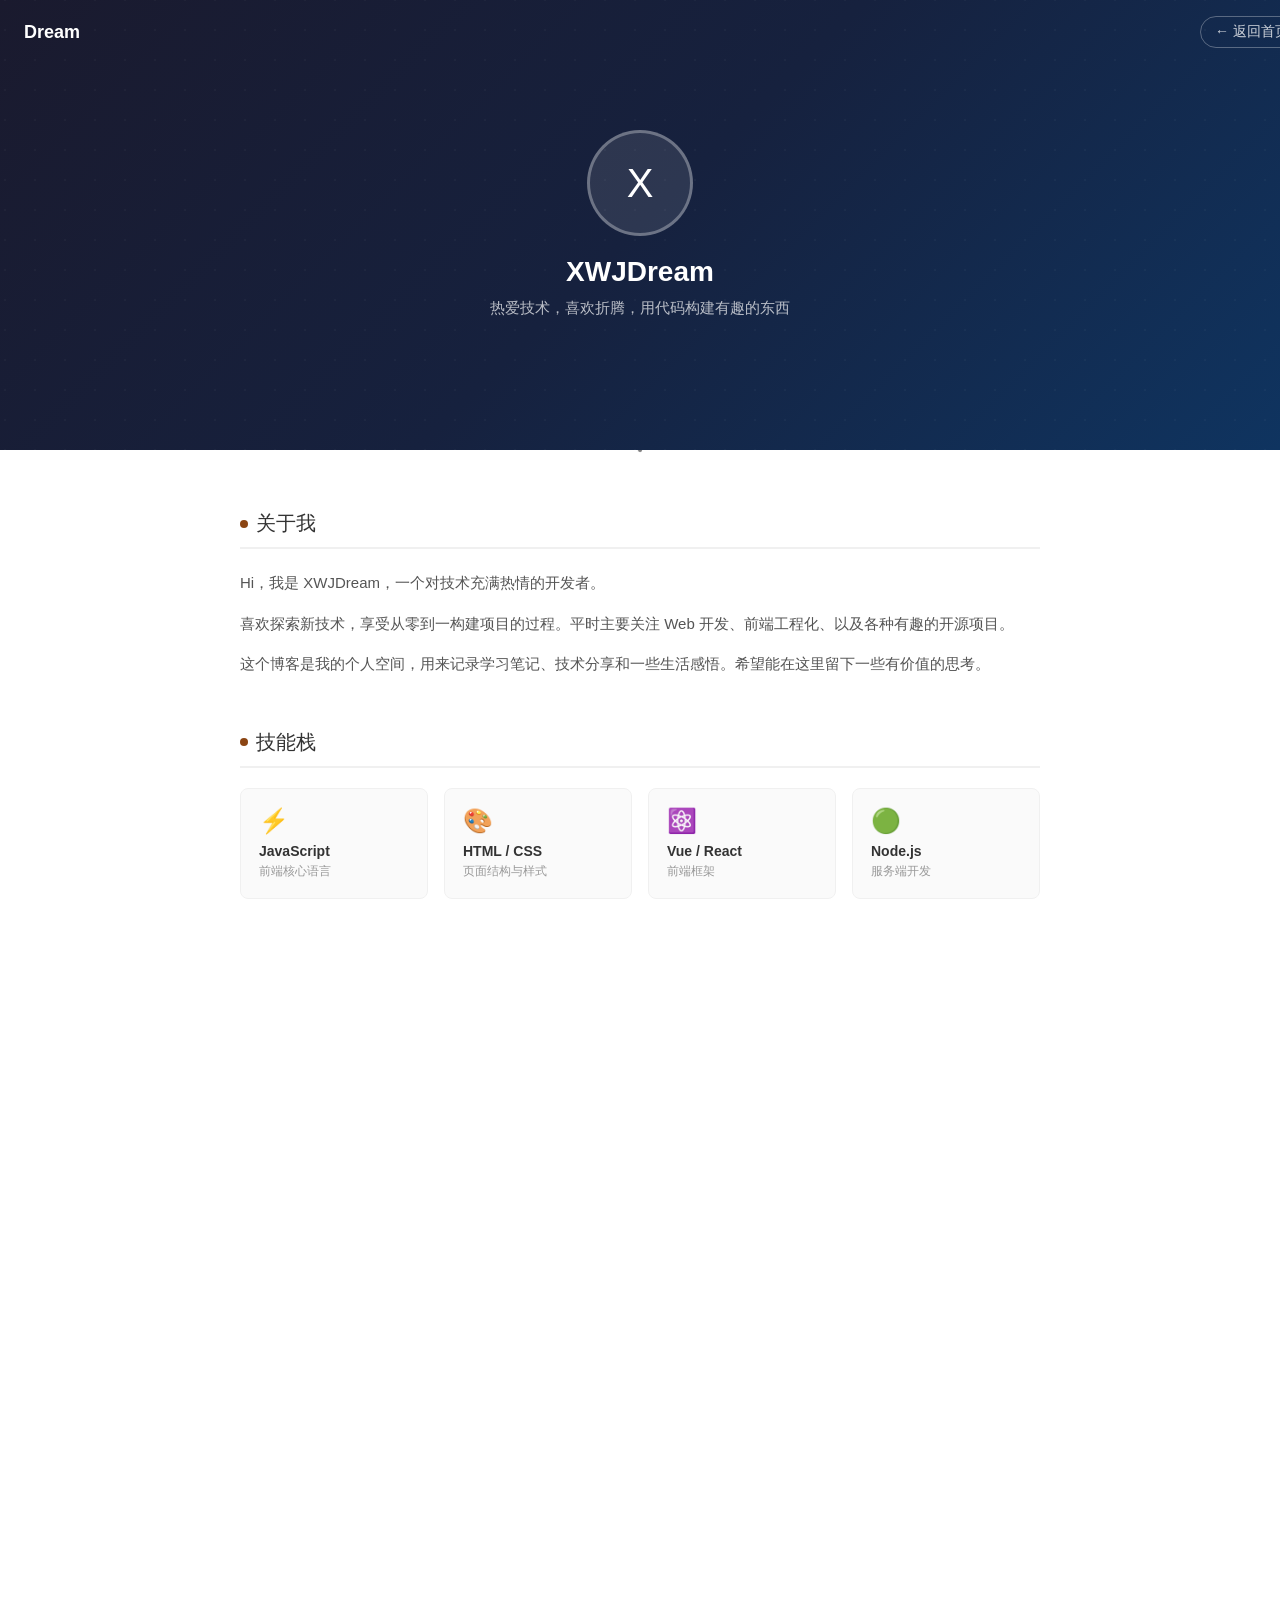
<file: about/index.html>
<!DOCTYPE html>
<html lang="zh-CN" class="loading">
<head>
    <meta charset="UTF-8" />
    <meta http-equiv="X-UA-Compatible" content="IE=edge,chrome=1" />
    <meta name="viewport" content="width=device-width, minimum-scale=1.0, maximum-scale=1.0, user-scalable=no">
    <title>关于 - Dream</title>
    <meta name="apple-mobile-web-app-capable" content="yes" />
    <meta name="apple-mobile-web-app-status-bar-style" content="black-translucent">
    <meta name="keywords" content="XWJDream,关于,About">
    <meta name="author" content="XWJDream">
    <link rel="icon" href="/img/favicon.png">
    <link rel="stylesheet" href="/css/diaspora.css">
    <style>
        .about-hero {
            min-height: 50vh;
            display: flex;
            align-items: center;
            justify-content: center;
            background: linear-gradient(135deg, #1a1a2e 0%, #16213e 50%, #0f3460 100%);
            position: relative;
            overflow: hidden;
        }
        .about-hero::before {
            content: '';
            position: absolute;
            top: -50%;
            left: -50%;
            width: 200%;
            height: 200%;
            background: radial-gradient(circle, rgba(255,255,255,.03) 1px, transparent 1px);
            background-size: 30px 30px;
            animation: heroFloat 20s linear infinite;
        }
        @keyframes heroFloat {
            0% { transform: translate(0, 0); }
            100% { transform: translate(30px, 30px); }
        }
        .about-hero-content {
            text-align: center;
            color: #fff;
            z-index: 1;
            padding: 40px 20px;
        }
        .about-avatar {
            width: 100px;
            height: 100px;
            border-radius: 50%;
            border: 3px solid rgba(255,255,255,.3);
            margin: 0 auto 20px;
            display: flex;
            align-items: center;
            justify-content: center;
            background: rgba(255,255,255,.1);
            font-size: 40px;
            color: #fff;
        }
        .about-hero h1 {
            font-size: 28px;
            font-weight: 600;
            margin-bottom: 8px;
        }
        .about-hero p {
            font-size: 15px;
            color: rgba(255,255,255,.7);
            max-width: 500px;
            margin: 0 auto;
            line-height: 1.6;
        }
        .about-container {
            max-width: 800px;
            margin: 0 auto;
            padding: 60px 20px 80px;
        }
        .about-section {
            margin-bottom: 50px;
            opacity: 0;
            transform: translateY(30px);
            animation: aboutFadeIn .6s ease forwards;
        }
        .about-section:nth-child(2) { animation-delay: .15s; }
        .about-section:nth-child(3) { animation-delay: .3s; }
        .about-section:nth-child(4) { animation-delay: .45s; }
        @keyframes aboutFadeIn {
            to { opacity: 1; transform: translateY(0); }
        }
        .about-section h2 {
            font-size: 20px;
            color: #333;
            margin-bottom: 20px;
            padding-bottom: 10px;
            border-bottom: 2px solid #f0f0f0;
            display: flex;
            align-items: center;
            gap: 8px;
        }
        .about-section h2 .dot {
            width: 8px;
            height: 8px;
            border-radius: 50%;
            background: #8b4513;
            display: inline-block;
        }
        .about-intro {
            font-size: 15px;
            color: #555;
            line-height: 1.9;
        }
        .about-intro p {
            margin-bottom: 12px;
        }
        .skills-grid {
            display: grid;
            grid-template-columns: repeat(auto-fill, minmax(180px, 1fr));
            gap: 16px;
        }
        .skill-card {
            padding: 18px;
            background: #fafafa;
            border-radius: 8px;
            border: 1px solid #f0f0f0;
            transition: all .3s ease;
        }
        .skill-card:hover {
            transform: translateY(-3px);
            box-shadow: 0 8px 24px rgba(0,0,0,.08);
            border-color: #e0e0e0;
        }
        .skill-icon {
            font-size: 24px;
            margin-bottom: 8px;
        }
        .skill-name {
            font-size: 14px;
            font-weight: 600;
            color: #333;
            margin-bottom: 4px;
        }
        .skill-desc {
            font-size: 12px;
            color: #999;
        }
        .contact-list {
            list-style: none;
            padding: 0;
        }
        .contact-item {
            display: flex;
            align-items: center;
            gap: 14px;
            padding: 14px 0;
            border-bottom: 1px solid #f5f5f5;
        }
        .contact-item:last-child { border-bottom: none; }
        .contact-icon {
            width: 40px;
            height: 40px;
            border-radius: 10px;
            background: #f5f5f5;
            display: flex;
            align-items: center;
            justify-content: center;
            font-size: 18px;
            flex-shrink: 0;
        }
        .contact-label {
            font-size: 13px;
            color: #999;
        }
        .contact-value {
            font-size: 15px;
            color: #333;
        }
        .contact-value a {
            color: #333;
            text-decoration: none;
            transition: color .2s;
        }
        .contact-value a:hover {
            color: #8b4513;
        }
        .about-footer {
            text-align: center;
            padding: 30px 20px;
            border-top: 1px solid #f0f0f0;
        }
        .about-footer a {
            color: #8b4513;
            text-decoration: none;
            font-size: 14px;
            transition: opacity .2s;
        }
        .about-footer a:hover { opacity: .7; }
        .about-header {
            position: fixed;
            top: 0;
            left: 0;
            width: 100%;
            z-index: 50;
            padding: 16px 24px;
            display: flex;
            justify-content: space-between;
            align-items: center;
            transition: background .3s;
        }
        .about-header.scrolled {
            background: rgba(255,255,255,.95);
            box-shadow: 0 1px 8px rgba(0,0,0,.06);
        }
        .about-header .logo {
            font-size: 18px;
            font-weight: 700;
            color: #fff;
            text-decoration: none;
            transition: color .3s;
        }
        .about-header.scrolled .logo { color: #333; }
        .about-header .back {
            font-size: 14px;
            color: rgba(255,255,255,.8);
            text-decoration: none;
            padding: 6px 14px;
            border-radius: 20px;
            border: 1px solid rgba(255,255,255,.3);
            transition: all .3s;
        }
        .about-header.scrolled .back {
            color: #666;
            border-color: #ddd;
        }
        .about-header .back:hover {
            background: rgba(255,255,255,.15);
        }
        .about-header.scrolled .back:hover {
            background: #f5f5f5;
        }
        @media screen and (max-width: 600px) {
            .about-hero { min-height: 45vh; }
            .about-hero h1 { font-size: 22px; }
            .about-container { padding: 40px 16px 60px; }
            .skills-grid { grid-template-columns: repeat(2, 1fr); gap: 12px; }
            .skill-card { padding: 14px; }
        }
        @media screen and (max-width: 400px) {
            .skills-grid { grid-template-columns: 1fr; }
        }
    </style>
</head>
<body class="loading">
    <div class="about-header" id="aboutHeader">
        <a class="logo" href="/">Dream</a>
        <a class="back" href="/">← 返回首页</a>
    </div>

    <div class="about-hero">
        <div class="about-hero-content">
            <div class="about-avatar">X</div>
            <h1>XWJDream</h1>
            <p>热爱技术，喜欢折腾，用代码构建有趣的东西</p>
        </div>
    </div>

    <div class="about-container">
        <div class="about-section">
            <h2><span class="dot"></span>关于我</h2>
            <div class="about-intro">
                <p>Hi，我是 XWJDream，一个对技术充满热情的开发者。</p>
                <p>喜欢探索新技术，享受从零到一构建项目的过程。平时主要关注 Web 开发、前端工程化、以及各种有趣的开源项目。</p>
                <p>这个博客是我的个人空间，用来记录学习笔记、技术分享和一些生活感悟。希望能在这里留下一些有价值的思考。</p>
            </div>
        </div>

        <div class="about-section">
            <h2><span class="dot"></span>技能栈</h2>
            <div class="skills-grid">
                <div class="skill-card">
                    <div class="skill-icon">⚡</div>
                    <div class="skill-name">JavaScript</div>
                    <div class="skill-desc">前端核心语言</div>
                </div>
                <div class="skill-card">
                    <div class="skill-icon">🎨</div>
                    <div class="skill-name">HTML / CSS</div>
                    <div class="skill-desc">页面结构与样式</div>
                </div>
                <div class="skill-card">
                    <div class="skill-icon">⚛️</div>
                    <div class="skill-name">Vue / React</div>
                    <div class="skill-desc">前端框架</div>
                </div>
                <div class="skill-card">
                    <div class="skill-icon">🟢</div>
                    <div class="skill-name">Node.js</div>
                    <div class="skill-desc">服务端开发</div>
                </div>
                <div class="skill-card">
                    <div class="skill-icon">🐍</div>
                    <div class="skill-name">Python</div>
                    <div class="skill-desc">脚本与自动化</div>
                </div>
                <div class="skill-card">
                    <div class="skill-icon">🔧</div>
                    <div class="skill-name">Git / GitHub</div>
                    <div class="skill-desc">版本控制与协作</div>
                </div>
                <div class="skill-card">
                    <div class="skill-icon">🐳</div>
                    <div class="skill-name">Docker</div>
                    <div class="skill-desc">容器化部署</div>
                </div>
                <div class="skill-card">
                    <div class="skill-icon">🗃️</div>
                    <div class="skill-name">MySQL / Redis</div>
                    <div class="skill-desc">数据库</div>
                </div>
            </div>
        </div>

        <div class="about-section">
            <h2><span class="dot"></span>联系方式</h2>
            <ul class="contact-list">
                <li class="contact-item">
                    <div class="contact-icon">📧</div>
                    <div>
                        <div class="contact-label">Email</div>
                        <div class="contact-value"><a href="mailto:x15256722895@163.com">x15256722895@163.com</a></div>
                    </div>
                </li>
                <li class="contact-item">
                    <div class="contact-icon">🐙</div>
                    <div>
                        <div class="contact-label">GitHub</div>
                        <div class="contact-value"><a href="https://github.com/XWJDream" target="_blank" rel="noopener">github.com/XWJDream</a></div>
                    </div>
                </li>
            </ul>
        </div>

        <div class="about-section">
            <h2><span class="dot"></span>关于本站</h2>
            <div class="about-intro">
                <p>本博客基于 <a href="https://hexo.io/" target="_blank" rel="noopener" style="color:#8b4513;">Hexo</a> 构建，使用 <a href="https://github.com/Fechin/hexo-theme-diaspora" target="_blank" rel="noopener" style="color:#8b4513;">Diaspora</a> 主题。</p>
                <p>托管于 <a href="https://pages.github.com/" target="_blank" rel="noopener" style="color:#8b4513;">GitHub Pages</a>，持续更新中。</p>
            </div>
        </div>
    </div>

    <div class="about-footer">
        <a href="/">← 返回首页</a>
    </div>

    <script>
        // Header scroll effect
        var header = document.getElementById('aboutHeader');
        window.addEventListener('scroll', function() {
            if (window.scrollY > 100) {
                header.classList.add('scrolled');
            } else {
                header.classList.remove('scrolled');
            }
        });
    </script>
</body>
</html>
</file>
<file: css/diaspora.css>
body,div,h1,h2,h3,h4,h5,p,ul,li {margin:0;padding:0;font-weight:normal;list-style:none;}
html {-webkit-text-size-adjust:100%;}
html,body {-webkit-tap-highlight-color:rgba(0,0,0,0);-webkit-font-smoothing:antialiased;background:#fff;}
body {font-family:'PingFang SC','Hiragino Sans GB','Microsoft Yahei','WenQuanYi Micro Hei',sans-serif;font-size:14px;position:relative;overflow-x:hidden;}
body:before {background:grey;position:absolute;content:'';display:block;width:14px;height:14px;left:50%;top:50%;margin-left:-7px;margin-top:-7px;border-radius:50%;-webkit-border-radius:50%;-moz-border-radius:50%;-webkit-animation:loading 2s ease-out forwards infinite;-moz-animation:loading 2s ease-out forwards infinite;display:none;}
body.loading:before {display:block;}
@-webkit-keyframes loading {
  0% {-webkit-transform:scale(0.3);}
  50% {-webkit-transform:scale(1.0);}
  100% {-webkit-transform:scale(0.3);}
}
@-moz-keyframes loading {
  0% {-moz-transform:scale(0.3);}
  50% {-moz-transform:scale(1.0);}
  100% {-moz-transform:scale(0.3);}
}
body.loading #container,body.loading #single,body.loading .nav {opacity:0;}
html.loading,body.loading {height:100%;overflow:hidden;}
a,a:hover {text-decoration:none;}
img {display:block;max-width:100%;height:auto;}
audio {display:none;visibility:hidden;opacity:0;width:0;height:0;}
#screen {position:relative;}
#mark {width:100%;height:560px;overflow:hidden;}
.layer {position:relative;}
#cover {position:absolute;max-width:none;}
#header {position:absolute;top:70px;width:100%;}
#header > div {margin:0 60px;position:relative;}
.icon-menu {font-size:20px;padding:6px 6px 5px;border-radius:2px;cursor:pointer;position:absolute;z-index:4;right:0;top:0;margin-top:-3px;background:rgba(255,255,255,.9);}
.icon-search {font-size:20px;padding:6px 6px 5px;border-radius:2px;cursor:pointer;position:absolute;z-index:4;right:40px;top:0;margin-top:-3px;background:rgba(255,255,255,.9);}
.image-logo {z-index:4;position:relative;display:inline-block;-webkit-background-size:75px 32px;-moz-background-size:75px 32px;background-size:75px 32px;background-repeat:no-repeat;background-position:center center;-webkit-mask-box-image:url("/img/logo.png");background-color:white;width:75px;height:32px;mask-image:url("/img/logo.png");mask-size:contain;transition: background-color 0.5s ease-in-out;}
body.mu .image-logo {background-color:black;}
#vibrant {position:absolute;top:0;left:0;width:100%;height:100%;}
#vibrant div {position:absolute;top:0;left:0;width:100%;height:100%;opacity:0;background-color:#000;}
#post0 {width:28%;position:absolute;top:42%;left:10%;}
#post0 p:first-child {color:#fff;font-size:12px;}
#post0 h2 {font-size:28px;margin-top:15px;}
#post0 h2 a {color:#fff;}
#post0 h2 + p {color:#fff;font-size:14px;margin-top:30px;}
.post {margin:100px auto 0;width:1200px;position:relative;}
.post > a {display:inline-block;width:680px;height:440px;overflow:hidden;position:relative;z-index:3;}
.else {position:absolute;background:#fff;text-align:left;top:20px;height:398px;width:498px;border:1px solid #eaeaea;}
.post:nth-child(odd) {text-align:left;}
.post:nth-child(even) {text-align:right;}
.post:nth-child(odd) .else {left:660px;}
.post:nth-child(even) .else {right:660px;}
.else p:first-child {color:#999;font-size:12px;margin:80px 0 0 80px;}
.else h3 {font-size:30px;line-height:1.1;margin:10px 100px 0 80px;}
.else h3 a {color:#333;}
.else h3 + p {color:#555;margin:10px 100px 0 80px;font-size:14px;line-height:1.8;}
.here {position:absolute;left:80px;bottom:80px;color:#999;font-size:13px;}
.here span {display:inline-block;vertical-align:middle;margin-right:10px;font-family:"icomoon","Hiragino Sans GB","Hiragino Sans GB W3","Microsoft YaHei","WenQuanYi Micro Hei",sans-serif;}
.here span:before {display:inline-block;vertical-align:top;margin-right:7px;font-size:16px;}
.here a {display:inline-block;cursor:default;}
#pager {text-align:center;margin:70px 0 0;position:relative;}
#pager a {font-size:14px;letter-spacing:5px;color:#666;border:1px solid #dadada;padding:10px 40px;background:#fff;}
#loader {display:none;position:fixed;top:0;width:100%;height:3px;z-index:100;background-image:-webkit-linear-gradient(left,#F16F5C 0%,#F16F5C 12.5%,#5B56DD 12.5%,#5B56DD 25%,#E15CED 25%,#E15CED 37.5%,#27E559 37.5%,#27E559 50%,#18C8C9 50%,#18C8C9 62.5%,#DC8987 62.5%,#DC8987 75%,#BB83D6 75%,#BB83D6 87.5%,#E774BD 87.5%,#E774BD 100%);background-image:-moz-linear-gradient(left,#F16F5C 0%,#F16F5C 12.5%,#5B56DD 12.5%,#5B56DD 25%,#E15CED 25%,#E15CED 37.5%,#27E559 37.5%,#27E559 50%,#18C8C9 50%,#18C8C9 62.5%,#DC8987 62.5%,#DC8987 75%,#BB83D6 75%,#BB83D6 87.5%,#E774BD 87.5%,#E774BD 100%);}
#top {height:50px;text-align:center;border-bottom:1px solid #f7f7f7;background:#fefefe;width:100%;position:fixed;top:0;z-index:10;display:none;}
body.touch #top {position:relative;}
.icon-icon {color:#333;font-size:20px;position:absolute;left:14px;top:16px;}
.image-icon {-webkit-background-size:24px 24px;-moz-background-size:24px 24px;background-size:24px 24px;background-position:center center;background-repeat:no-repeat;width:24px;height:24px;position:absolute;left:14px;top:15px;color:#333;}
.image-icon:hover {color:black;}
.subtitle {color:#666;font-size:14px;margin-top:16px;display:none;}
.icon-play,.icon-pause,.icon-images {position:absolute;left:70px;color:#666;top:17px;font-size:18px;cursor:pointer;}
.icon-images {left:100px;}
.icon-images.active {color:#EF6D57;}
#top .count {display:none;}
.social {position:absolute;right:0;height:30px;top:12px;}
.share a {display:inline-block;color:#666;margin-right:15px;}
.share a:hover {color:#333;}
.share {position:relative;}
.social > div {display:inline-block;font-size:20px;color:#666;cursor:pointer;margin-left:15px;}
#qr {z-index:10;display:none;position:absolute;background:#fff;padding:16px;border:1px solid #f7f7f7;right:10px;top:50px;}
.bar {position:absolute;height:100%;background:rgba(0,0,0,.07);z-index:-1;width:0;-webkit-transition:width .5s ease;-moz-transition:width .5s ease;transition:width .5s ease;}
.scrollbar {position:absolute;height:2px;width:10px;top:0;background-color:#50bcb6;-webkit-transition:width .5s ease;-moz-transition:width .5s ease;transition:width .5s ease;}
body.touch .scrollbar {display:none;}
.nav {position:fixed;height:100%;width:100%;background:rgba(255,255,255,.97);z-index:3;top:-100%;-webkit-transition:top 0.3s cubic-bezier(0.4,0,0.2,1);-moz-transition:top 0.3s cubic-bezier(0.4,0,0.2,1);transition:top 0.3s cubic-bezier(0.4,0,0.2,1);}
body.mu {overflow:hidden;height:100%;}
html.mu {height:100%;}
body.mu .icon-menu {color:#333;background: none;}
body.mu .icon-search {color:#333;background: none;}
body.mu .icon-menu:before {content:"\e689";}
body.mu .nav {top:0;}
body.mu .icon-logo {color:#333;}
.menu {text-align:center;margin-top:200px;}
.menu ul {display: -webkit-box;display: -ms-flexbox;display: flex;-webkit-box-pack: center;-ms-flex-pack: center;justify-content: center;-ms-flex-wrap: wrap;flex-wrap: wrap;list-style-type: none;padding: 0;}
.menu li {font-size:18px;display:inline-block;margin:0 2px 2px 0;}
.menu li:not(:last-child) {margin-right: 5px;}
.menu a {display: block;font-size: 20px;color: #666;text-decoration: none;padding: 5px;margin: auto 10px;border-bottom: .1em solid transparent;}
.menu a:hover {color:#333; border-bottom: .1em solid #9e1900; padding-bottom: .15em; transition: 150ms ease-in-out;}
.nav p {color:#999;font-size:12px;position:absolute;width:100%;text-align:center;bottom:30px;}
.nav p a {color:#999;text-decoration:underline;}
.nav p:first-letter {font-family:sans-serif;}
.nav .hitokoto {text-align:center;font-size: 16px;margin: 10% auto 10px;padding: 10px 20px 10px;color: darkgray;max-width:800;}
.nav .footerlinks {font-size: 45px; margin: 20px 1px 30px;padding: 10px 1px 10px;}
.nav .footerlinks a {font-size: 35px; text-decoration:none;}
.nav .footerlinks a:hover { color: #737373;}/* 鼠标移动到链接上 */

.set {display:block;max-width:768px;margin:0 auto 30px;line-height:2;padding-left:30px}
.set h3 {font-size:22px;font-weight:500;margin:15px 0 20px}
.set a {display:inline-block;position:relative;color:#424242;padding:5px 5px;}
.set a::before {content:"";position:absolute;width:0;right:0;bottom:0;height:2px;background:#2196F3}
.set a:hover {color:#2196F3!important}
.set .category-list-item,.set .tag-list-item {display:inline-block;font-size:17px;text-align:left}
.set .category-list-item .category-list-count,.set .category-list-item .tag-list-count,.set .tag-list-item .category-list-count,.set .tag-list-item .tag-list-count {color:#9E9E9E;font-style:normal}
.set .category-list-item .category-list-count::before,.set .category-list-item .tag-list-count::before,.set .tag-list-item .category-list-count::before,.set .tag-list-item .tag-list-count::before {content:"["}
.set .category-list-item .category-list-count::after,.set .category-list-item .tag-list-count::after,.set .tag-list-item .category-list-count::after,.set .tag-list-item .tag-list-count::after {content:"]"}
.set .category-list-item {width:30%;margin:5px 0}@media screen and (max-width:768px) {.set .category-list-item {width:100%}}
.set .tag-list-item {margin:10px 20px}
.set .search .search-input {width: 100%;height: 42px;background: transparent;border: 0px;border-bottom:2px solid #6558BC;font-size:20px;padding-top: 20px;}
.set .search .search-input[type=text]:focus{outline: none;border: 0px;border-bottom:2px solid #6558BC;}
.set .search .local-search-result {margin-top:30px;}
.set .search .search-result-list {padding:0;margin: 0;}
.set .search .search-result-title {font-size:23px;}
.set .search .search-result {}
.set .search .search-keyword {background:yellow;padding:2px auto 2px;}
.set .search li {list-style: none; margin: 0;border-bottom:1px dashed #E3E3E3;}
.timeline {display:block;max-width:768px;margin:30px auto 40px;padding-left:30px;border-left:3px solid #B0BEC5}
.timeline .timeline-title::before,.timeline .timeline-subtitle::before,.timeline .timeline-item::before {position:absolute;top:50%;transform:translateY(-50%);border-style:solid;border-color:#B0BEC5;border-radius:50%;background:white;content:"";transition:all .3s ease}
.timeline-title,.timeline-subtitle,.timeline-item {position:relative;margin-bottom:25px;line-height:32px}
.timeline-title:hover::before,.timeline-subtitle:hover::before,.timeline-item:hover::before {border-color:#2196F3}
.timeline-title:hover a,.timeline-subtitle:hover a,.timeline-item:hover a {color:#2196F3}
.timeline-title {font-size:28px}
.timeline-title::before {width:12px;height:12px;border-width:4px;left:-42px}
.timeline-subtitle {font-weight:400;font-size:22px}
.timeline-subtitle::before {width:11px;height:11px;border-width:3px;left:-40px}
.timeline-item {font-family:-apple-system,BlinkMacSystemFont,Segoe UI,Roboto,Oxygen,Ubuntu,Cantarell,Fira Sans,Droid Sans,Helvetica Neue,sans-serif;position:relative;padding-left:100px}
.timeline-item time {position:absolute;left:0;top:50%;transform:translateY(-50%);display:inline-block;font-weight:300;color:#616161;width:100px}
.timeline-item a {color:#212121;font-weight:400;transition:all .3s ease}
.timeline-item::before {width:9px;height:9px;border-width:2px;left:-38px}
#container {padding-bottom:100px;overflow:hidden;position:relative;}
#container:before {content:'';display:block;width:1px;height:200%;position:absolute;left:50%;background:#eaeaea;top:-50%;z-index:0;}
#primary {position:relative;}
#single {background:#fff;position:relative;overflow-x:hidden;}
.section {position:relative;width:100%;overflow:hidden;-webkit-transition:all 0.3s cubic-bezier(0.25,0.5,0.5,0.9);-moz-transition:all 0.3s cubic-bezier(0.25,0.5,0.5,0.9);transition:all 0.3s cubic-bezier(0.25,0.5,0.5,0.9);}
body.touch,body.touch .article {margin-top:0;}
.zoom:before {opacity:0;color:#fff;font-size:20px;display:block;z-index:3;left:50%;top:70%;padding:5px;margin-top:-15px;margin-left:-15px;position:absolute;background:rgba(0,0,0,.7);-webkit-transition:all 0.3s cubic-bezier(0.25,0.5,0.5,0.9);-moz-transition:all 0.3s cubic-bezier(0.25,0.5,0.5,0.9);transition:all 0.3s cubic-bezier(0.25,0.5,0.5,0.9);}
.zoom:hover:before {opacity:1;top:50%;}
.touch .zoom:hover:before {opacity:0;}
.icon-arrow-left:before {content:'\e606';position:absolute;left:0;top:50%;margin-top:-30px;color:#666;}
.icon-arrow-right:before {content:'\e605';position:absolute;right:0;top:50%;margin-top:-30px;color:#666;}
h1.title {font-size:30px;color:#333;line-height:1.3;position:relative;font-weight:bold;}
.page .content:before {display:none;}
.stuff {margin-top:20px;color:#666;font-size:13px;}
.stuff span {display:inline-block;margin-right:20px;}
.stuff .likeThis {pointer-events:none;}
.stuff .icon-like {display:none;}
.stuff .count {color:#666;}
.comment {margin:50px auto;}
.comment.link,.downloadlink {cursor:pointer;letter-spacing:5px;border:1px solid #dadada;width:170px;text-align:center;color:#666;font-size:14px;padding:10px 0;}
.comment .gt-comments-null{display:none;}
.comment .gt-header-textarea{border-radius:0;background: white;}
.comment .gt-popup{margin-top:8px;}
.comment .gt-counts a{color:black;border-bottom:0;pointer-events:none;}
.comment .gt-avatar-github{display:none;}
.comment .gt-header-avatar{display:none;}
.comment .gt-header-comment{margin-left: 0;!important;}
.comment .gt-header-preview{border-radius:0;}
.comment .gt-btn-public{border-radius:0;}
.comment .gt-btn-preview{border-radius:0;}
.comment .gt-btn-login{border-radius:0;}
.comment .gt-ico-tip{display:none;}
.comment .gt-btn-public .gt-btn-text:after{content:"（Cmd | Ctrl  + Enter）";}
.comment .gt-meta{margin:0; border:0;}
#preview {position:fixed;top:0;width:100%;height:100%;z-index:5;background:#fff;left:100%;-moz-transition:all 0.3s cubic-bezier(0,0,0.2,1);-webkit-transition:all 0.3s cubic-bezier(0,0,0.2,1);transition:all 0.3s cubic-bezier(0,0,0.2,1);overflow-y:scroll;}
#preview.show {left:0;}
#preview + canvas {display:none;}
.article {width:70%;margin:0 auto;margin-top:50px;display:-webkit-flex;display:flex;-webkit-align-items:center;align-items:center;-webkit-justify-content:flex-start;justify-content:flex-start;}
.article > div {width:100%;padding:30px 0;margin:0 auto;}
.article .main {width:700px;}
.article .side {align-self:flex-start;flex:0 0 220px;}
.article .toc {width:200px;height:100%;/*position:fixed;*/top:60px;right:100px;padding:1em;line-height:2.3;overflow-y:auto;}
.article .toc .toc-item:hover {font-weight:900;}
.article .toc li a {display:inline-block;color:#737373;text-decoration:none;transition:color,padding 0.2s ease-in-out;}
.article .toc li a:hover {padding-left:8px;border-left:3px solid black;}
.page .main{padding:0px;}

/* Icon font style */
@font-face{font-family:"iconfont";src:url(//at.alicdn.com/t/font_1679264_tle9h9614mq.eot?t=1583722241347);src:url(//at.alicdn.com/t/font_1679264_tle9h9614mq.eot?t=1583722241347#iefix) format("embedded-opentype"),url([data-uri]) format("woff2"),url(//at.alicdn.com/t/font_1679264_tle9h9614mq.woff?t=1583722241347) format("woff"),url(//at.alicdn.com/t/font_1679264_tle9h9614mq.ttf?t=1583722241347) format("truetype"),url(//at.alicdn.com/t/font_1679264_tle9h9614mq.svg?t=1583722241347#iconfont) format("svg")}
.iconfont{font-family:"iconfont"!important;font-size:22px;font-style:normal;-webkit-font-smoothing:antialiased;-moz-osx-font-smoothing:grayscale}
.icon-close:before{content:"\e689"}
.icon-play:before{content:"\e65d"}
.icon-menu:before{content:"\e623"}
.icon-home:before{content:"\e612"}
/*.icon-facebook:before{content:"\e632"}*/
/*.icon-twitter:before{content:"\e659"}*/
/*.icon-github:before{content:"\e64a"}*/
.icon-pause:before{content:"\e64c"}
.icon-scan:before{content:"\e600"}
.icon-search:before{content:"\e601"}
/*.icon-email:before{content:"\e62d"}*/
.icon-like:before{content:"\e602"}
/*.icon-wechat:before{content:"\e603"}*/
.icon-left:before{content:"\e604"}

@font-face {
  font-family: "iconfont"; /* Project id 2609542 */
  src: url('//at.alicdn.com/t/font_2609542_9phvm77zuvw.woff2?t=1623581069201') format('woff2'),
       url('//at.alicdn.com/t/font_2609542_9phvm77zuvw.woff?t=1623581069201') format('woff'),
       url('//at.alicdn.com/t/font_2609542_9phvm77zuvw.ttf?t=1623581069201') format('truetype');
}

.iconfont {
  font-family: "iconfont" !important;
  font-size: 22px;
  font-style: normal;
  -webkit-font-smoothing: antialiased;
  -moz-osx-font-smoothing: grayscale;
}

.icon-github:before {
  content: "\e7d1";
}

.icon-email:before {
  content: "\e6da";
}

.icon-wechat:before {
  content: "\e7e3";
}

.icon-twitter:before {
  content: "\e7e2";
}


/* tags style  */
.post-tags-list {margin-top:10px;display:table;}
.post-tags-list-item {float:left;margin-right:10px;background:rgba(102,128,153,0.075);border-radius:0;padding:2px 5px;}
.post-tags-list-link {color:rgba(44,63,81,0.5);}

/* Post or Page content style */
.content {margin-top:50px;font-size:15px;line-height:2;color:#232323;}
.content h1 {font-size:39px}
.content h2 {font-size:32px}
.content h3 {font-size:26px}
.content h4 {font-size:19px}
.content h5 {font-size:15px}
.content h6 {font-size:13px}
.content strong {font-weight:500;}
.content a {background:transparent;color:#1980e6;text-decoration:none;}
.content a:hover {color:#518dca;}
.content hr {margin-top:21px;margin-bottom:21px;border:0;border-top:1px solid rgba(102,128,153,0.1)}
.content p {margin:0 0 .8em;}
.content ul,.content ol {margin:10px 0;padding-left:20px;}
.content ul li {list-style:disc;margin:5px 0;}
.content ol li {list-style:decimal;margin:5px 0;}
.content > h1,.content > h2,.content > h3,.content > h4,.content > h5,.content > h6 {margin-top:2rem;margin-bottom:0.8rem;color:#000;}
.content > h1:first-child,.content > h2:first-child,.content > h3:first-child,.content > h4:first-child,.content > h5:first-child,.content > h6:first-child {margin-top:0;}
.content img {cursor:pointer;}
.content pre,.content .highlight {background:#2d2d2d;margin:1.6rem 0;padding:0.8rem 0.8rem;border-style:solid;border-width:1px 0;overflow:auto;color:#ccc;line-height:20px;}
.content .gutter {display:none;}
.content .highlight .gutter pre {color:#666;font-size:0.9rem;}
.content code,.content pre {font-family:"Source Code Pro",monospace}
.content code {background:rgba(99,99,99,0.07);color:#ef459c;padding:1px 2px;border-radius:2px;}
.content pre code {background:none;text-shadow:none;padding:0;}
.content blockquote {color:#656565;margin:0 0 1.1em;border-left:3px solid #efefef;border-left-width:6px;background-color:rgba(119,119,119,0.05);border-top-right-radius:5px;border-bottom-right-radius:5px;padding:15px 20px;}
.content blockquote p {margin:0;}
.content table {margin:15px 0;border-collapse:collapse;display:table;width:100%;table-layout:fixed;word-wrap:break-word;}
.content table tr {border-top:1px solid #ccc;background-color:#fff;}
.content table th,.content table td {border:1px solid #ddd;padding:6px 13px;}
.content .highlight pre {border:none;margin:0;padding:0;}
.content .highlight table {margin:0;width:auto;}
.content .highlight td {border:none;padding:0;}
.content .highlight tr {border:0;}
.content .highlight figcaption {font-size:0.85em;color:#999;line-height:1em;margin-bottom:1em;}
.content .highlight figcaption a {float:right;}
.content .highlight .gutter pre {text-align:right;padding-right:20px;}
.content .highlight .line {height:20px;}
.content .video-container {position:relative;padding-bottom:56.25%;padding-top:25px;height:0;}
.content .video-container iframe {position:absolute;top:0;left:0;width:100%;height:100%;}
pre .comment,pre .title {color:#999;}
pre .variable,pre .attribute,pre .tag,pre .regexp,pre .ruby .constant,pre .xml .tag,pre .title,pre .xml .pi,pre .xml .doctype,pre .html .doctype,pre .css .id,pre .css .class,pre .css .pseudo {color:#f2777a;}
pre .number,pre .preprocessor,pre .built_in,pre .literal,pre .params,pre .constant {color:#f99157;}
pre .class,pre .ruby .class .title,pre .css .rules .attribute {color:#99cc99;}
pre .string,pre .value,pre .inheritance,pre .header,pre .ruby .symbol,pre .xml .cdata {color:#99cc99;}
pre .css .hexcolor {color:#66cccc;}
pre .function,pre .python .decorator,pre .python .title,pre .ruby .function .title,pre .ruby .title .keyword,pre .perl .sub,pre .javascript .title,pre .coffeescript .title {color:#6699cc;}
pre .keyword,pre .javascript .function {color:#cc99cc;}

/* Responsive style */
@media screen and (max-width:1200px) {
  #header > div {width:900px;margin:0 auto;}
  #post0 {width:32%;}
  #post0 h2 {font-size:24px;}
  .post {width:900px;}
  .post > a {width:480px;height:310px;}
  .else {top:10px;width:420px;height:290px;}
  .post:nth-child(odd) .else {left:450px;}
  .post:nth-child(even) .else {right:450px;}
  .else p:first-child {font-size:12px;margin:50px 0 0 60px;}
  .else h3 {font-size:24px;margin:10px 60px 0 60px;}
  .else h3 + p {margin:10px 60px 0 60px;}
  .here {left:60px;bottom:50px;}
  .article{width:100%;}
  .article .main{width:94%;}
  .article .side {display:none}
  .comment .gt-btn-public .gt-btn-text:after{content:"";}
}
@media screen and (max-width:900px) {
  #mark {height:480px;}
  #header > div {width:90%;}
  #vibrant polygon {transform:translateX(-10%);-moz-transform:translateX(-10%);-webkit-transform:translateX(-10%);}
  #post0 {width:40%;}
  #post0 h2 {font-size:20px;}
  .post {width:100%;margin-top:60px;background:#fff;padding-bottom:30px;border-bottom:1px solid #eaeaea;}
  .post > a {display:block;margin:0 auto;width:100%;height:auto;}
  .post > a img {margin:0 auto;}
  .else {height:auto;position:static;width:100%;margin:0 auto;background:transparent;border:none;}
  .else p:first-child {margin:30px 0 0 20px;}
  .else h3 {font-size:24px;margin:10px 30px 0 20px;}
  .else h3 + p {margin:10px 30px 0 20px;}
  .here {position:static;margin:20px 0 20px 20px;}
  .article{width:100%;}
  .article .main{width:94%;}
  .article .side {display:none}
  .comment .gt-btn-public .gt-btn-text:after{content:"";}
}
@media screen and (max-width:780px) {
  #header {top:40px;}
  #vibrant svg {display:none;}
  #vibrant div {opacity:0.3;}
  #container {padding-bottom:50px;}
  #post0 {bottom:60px;top:auto;width:70%;left:5%;}
  .menu {width:90%;margin:160px auto 0;}
  .menu li {font-size:16px;}
  #pager {margin:30px 0 0;}
  h1.title {font-size:24px;}
  .tab {display:none;}
  .icon-scan {display:none!important;}
  .icon-images {left:80px;}
  .icon-pause,.icon-play {left:50px;}
  .comment.link {width:140px;padding:5px 0;}
  .article{width:100%;}
  .article .main{width:94%;}
  .article .side {display:none}
  .comment .gt-btn-public .gt-btn-text:after{content:"";}
}
@media screen and (max-width:480px) {
  #post0 p:first-child {display:block;}
  #container:before {display:none;}
  #post0 h2 {text-align:left;margin:0 10px 0 0;}
  #post0 h2 + p {text-align:left;margin:10px 20px 0 0;color:#f2f2f2;font-size:14px;}
  #post0 h2 a {color:#fff;}
  #post0 .summary {display:none;}
  .stuff span {margin-right:10px;}
  .stuff span:first-child {display:none;}
  .content table {font-size:smaller;}
  .content table tr td {padding:6px;}
  .article {width:100%;}
  .article .main{width:94%;}
  .article .side {display:none}
  .comment .gt-btn-public .gt-btn-text:after{content:"";}
}
/* Projects Section */
.projects-section {max-width:800px;margin:80px auto 0;padding:40px 30px;text-align:center;}
.projects-title {font-size:24px;color:#333;margin-bottom:30px;letter-spacing:2px;}
.projects-title:after {content:'';display:block;width:40px;height:2px;background:#8b4513;margin:12px auto 0;}
.projects-list {display:flex;flex-direction:column;gap:20px;align-items:center;}
.project-card {display:block;width:100%;max-width:600px;padding:24px 28px;border:1px solid #eaeaea;border-radius:8px;text-align:left;transition:all 0.3s ease;background:#fff;}
.project-card:hover {border-color:#8b4513;box-shadow:0 4px 20px rgba(0,0,0,0.08);transform:translateY(-2px);}
.project-name {font-size:18px;font-weight:600;color:#333;margin-bottom:8px;}
.project-desc {font-size:14px;color:#666;line-height:1.6;margin-bottom:10px;}
.project-link {font-size:12px;color:#8b4513;opacity:0.7;}
.contact-info {margin-top:40px;font-size:14px;color:#999;}
.contact-info a {color:#8b4513;border-bottom:1px dotted #8b4513;}
.contact-info a:hover {border-bottom-style:solid;}

/* Mobile navigation improvements */
@media screen and (max-width:900px) {
  .nav .hitokoto {font-size:14px;padding:8px 16px;max-width:90%;}
  .nav .footerlinks {font-size:30px;margin:15px 0 20px;}
  .nav .footerlinks a {font-size:28px;}
  .menu {margin-top:120px;}
  .menu a {font-size:18px;padding:8px;margin:auto 8px;}
  .projects-section {margin:40px auto 0;padding:20px 16px;}
  .projects-title {font-size:20px;margin-bottom:20px;}
  .project-card {padding:18px 20px;}
  .project-name {font-size:16px;}
  .contact-info {margin-top:24px;font-size:13px;}
}
@media screen and (max-width:780px) {
  .menu {margin-top:100px;width:95%;}
  .menu a {font-size:16px;padding:6px;margin:auto 6px;}
  .nav .hitokoto {font-size:13px;margin:8% auto 8px;}
  .nav .footerlinks {font-size:26px;margin:10px 0 15px;}
  .nav .footerlinks a {font-size:24px;}
}
@media screen and (max-width:480px) {
  #header > div {margin:0 16px;}
  .icon-menu {right:0;}
  .icon-search {right:34px;}
  .menu {margin-top:80px;}
  .menu li {display:block;margin:8px 0;}
  .menu a {font-size:15px;padding:10px;display:block;}
  .nav .hitokoto {font-size:12px;margin:5% auto 5px;padding:6px 12px;}
  .nav .footerlinks {font-size:22px;margin:8px 0 10px;}
  .nav .footerlinks a {font-size:20px;}
  #mark {height:400px;}
  #post0 {width:85%;left:5%;bottom:40px;}
  #post0 h2 {font-size:18px;}
  #post0 p:first-child {font-size:11px;}
  .projects-section {margin:20px auto 0;padding:16px 12px;}
  .project-card {padding:14px 16px;border-radius:6px;}
  .project-name {font-size:15px;}
  .project-desc {font-size:13px;}
  .content {font-size:14px;line-height:1.8;}
  .content h1 {font-size:24px;}
  .content h2 {font-size:20px;}
  .content h3 {font-size:17px;}
  .content img {max-width:100%;height:auto;border-radius:4px;}
  .content pre {font-size:12px;padding:10px;overflow-x:auto;}
  .content table {display:block;overflow-x:auto;}
  .set {padding-left:16px;}
  .set h3 {font-size:18px;}
  .timeline {padding-left:20px;}
  .timeline-item {padding-left:60px;}
  .timeline-item time {width:60px;font-size:12px;}
  .timeline-title {font-size:22px;}
  .timeline-title::before {left:-28px;}
  .timeline-subtitle::before {left:-26px;}
  .timeline-item::before {left:-26px;}
  h1.title {font-size:20px;}
  .comment.link {width:120px;font-size:12px;padding:8px 0;}
}

/* Search Overlay */
.search-overlay {position:fixed;top:0;left:0;width:100%;height:100%;background:rgba(0,0,0,.6);z-index:100;display:none;opacity:0;transition:opacity .3s;}
.search-overlay.active {display:flex;opacity:1;justify-content:center;align-items:flex-start;padding-top:80px;}
.search-box {background:#fff;border-radius:12px;width:600px;max-width:90vw;max-height:70vh;display:flex;flex-direction:column;box-shadow:0 20px 60px rgba(0,0,0,.3);overflow:hidden;}
.search-header {display:flex;align-items:center;padding:16px 20px;border-bottom:1px solid #eee;}
.search-header .icon-search {position:static;font-size:18px;color:#999;margin-right:12px;background:none;padding:0;}
.search-header input {flex:1;border:none;outline:none;font-size:16px;font-family:inherit;color:#333;}
.search-header input::placeholder {color:#bbb;}
.search-close {cursor:pointer;font-size:14px;color:#999;padding:4px 8px;border-radius:4px;}
.search-close:hover {color:#333;background:#f5f5f5;}
.search-results {overflow-y:auto;padding:8px 0;flex:1;}
.search-results ul {list-style:none;padding:0;margin:0;}
.search-results li {padding:12px 20px;cursor:pointer;transition:background .15s;}
.search-results li:hover {background:#f8f8f8;}
.search-result-title {font-size:15px;color:#333;font-weight:500;display:block;margin-bottom:4px;}
.search-result-title em {font-style:normal;color:#e74c3c;background:rgba(231,76,60,.1);padding:0 2px;border-radius:2px;}
.search-result-snippet {font-size:13px;color:#888;line-height:1.5;display:block;}
.search-result-snippet em {font-style:normal;color:#e74c3c;background:rgba(231,76,60,.1);padding:0 1px;border-radius:2px;}
.search-empty {padding:40px 20px;text-align:center;color:#bbb;font-size:14px;}
.search-hint {padding:40px 20px;text-align:center;color:#ccc;font-size:13px;}

/* Back to Top */
.back-to-top {position:fixed;right:30px;bottom:30px;width:44px;height:44px;border-radius:50%;background:rgba(0,0,0,.5);color:#fff;display:flex;align-items:center;justify-content:center;cursor:pointer;opacity:0;transform:translateY(20px);transition:all .3s;z-index:50;border:none;outline:none;padding:0;}
.back-to-top.show {opacity:1;transform:translateY(0);}
.back-to-top:hover {background:rgba(0,0,0,.7);transform:translateY(-2px);}
@media screen and (max-width:780px) {
  .search-overlay.active {padding-top:40px;}
  .search-box {border-radius:8px;}
  .back-to-top {right:20px;bottom:20px;width:40px;height:40px;}
}
@media screen and (max-width:480px) {
  .search-overlay.active {padding-top:20px;}
  .search-header input {font-size:14px;}
  .back-to-top {right:16px;bottom:16px;width:36px;height:36px;}
}

/* Page Transition Animations */
@keyframes fadeInUp {
  from { opacity:0; transform:translateY(40px); }
  to { opacity:1; transform:translateY(0); }
}
@keyframes fadeInLeft {
  from { opacity:0; transform:translateX(-40px); }
  to { opacity:1; transform:translateX(0); }
}
@keyframes fadeInRight {
  from { opacity:0; transform:translateX(40px); }
  to { opacity:1; transform:translateX(0); }
}
@keyframes fadeIn {
  from { opacity:0; }
  to { opacity:1; }
}
@keyframes scaleIn {
  from { opacity:0; transform:scale(.92); }
  to { opacity:1; transform:scale(1); }
}

/* Elements waiting to animate */
.anim-ready {opacity:0;}

/* Animated elements */
.anim-fade-up {animation:fadeInUp .7s cubic-bezier(.25,.46,.45,.94) forwards;}
.anim-fade-left {animation:fadeInLeft .7s cubic-bezier(.25,.46,.45,.94) forwards;}
.anim-fade-right {animation:fadeInRight .7s cubic-bezier(.25,.46,.45,.94) forwards;}
.anim-fade {animation:fadeIn .6s ease forwards;}
.anim-scale {animation:scaleIn .6s cubic-bezier(.25,.46,.45,.94) forwards;}

/* Stagger delays */
.anim-delay-1 {animation-delay:.1s;}
.anim-delay-2 {animation-delay:.2s;}
.anim-delay-3 {animation-delay:.3s;}
.anim-delay-4 {animation-delay:.4s;}
.anim-delay-5 {animation-delay:.5s;}

/* Post card hover lift */
.post {transition:transform .4s cubic-bezier(.25,.46,.45,.94),box-shadow .4s ease;}
.post:hover {transform:translateY(-4px);}
</file>
